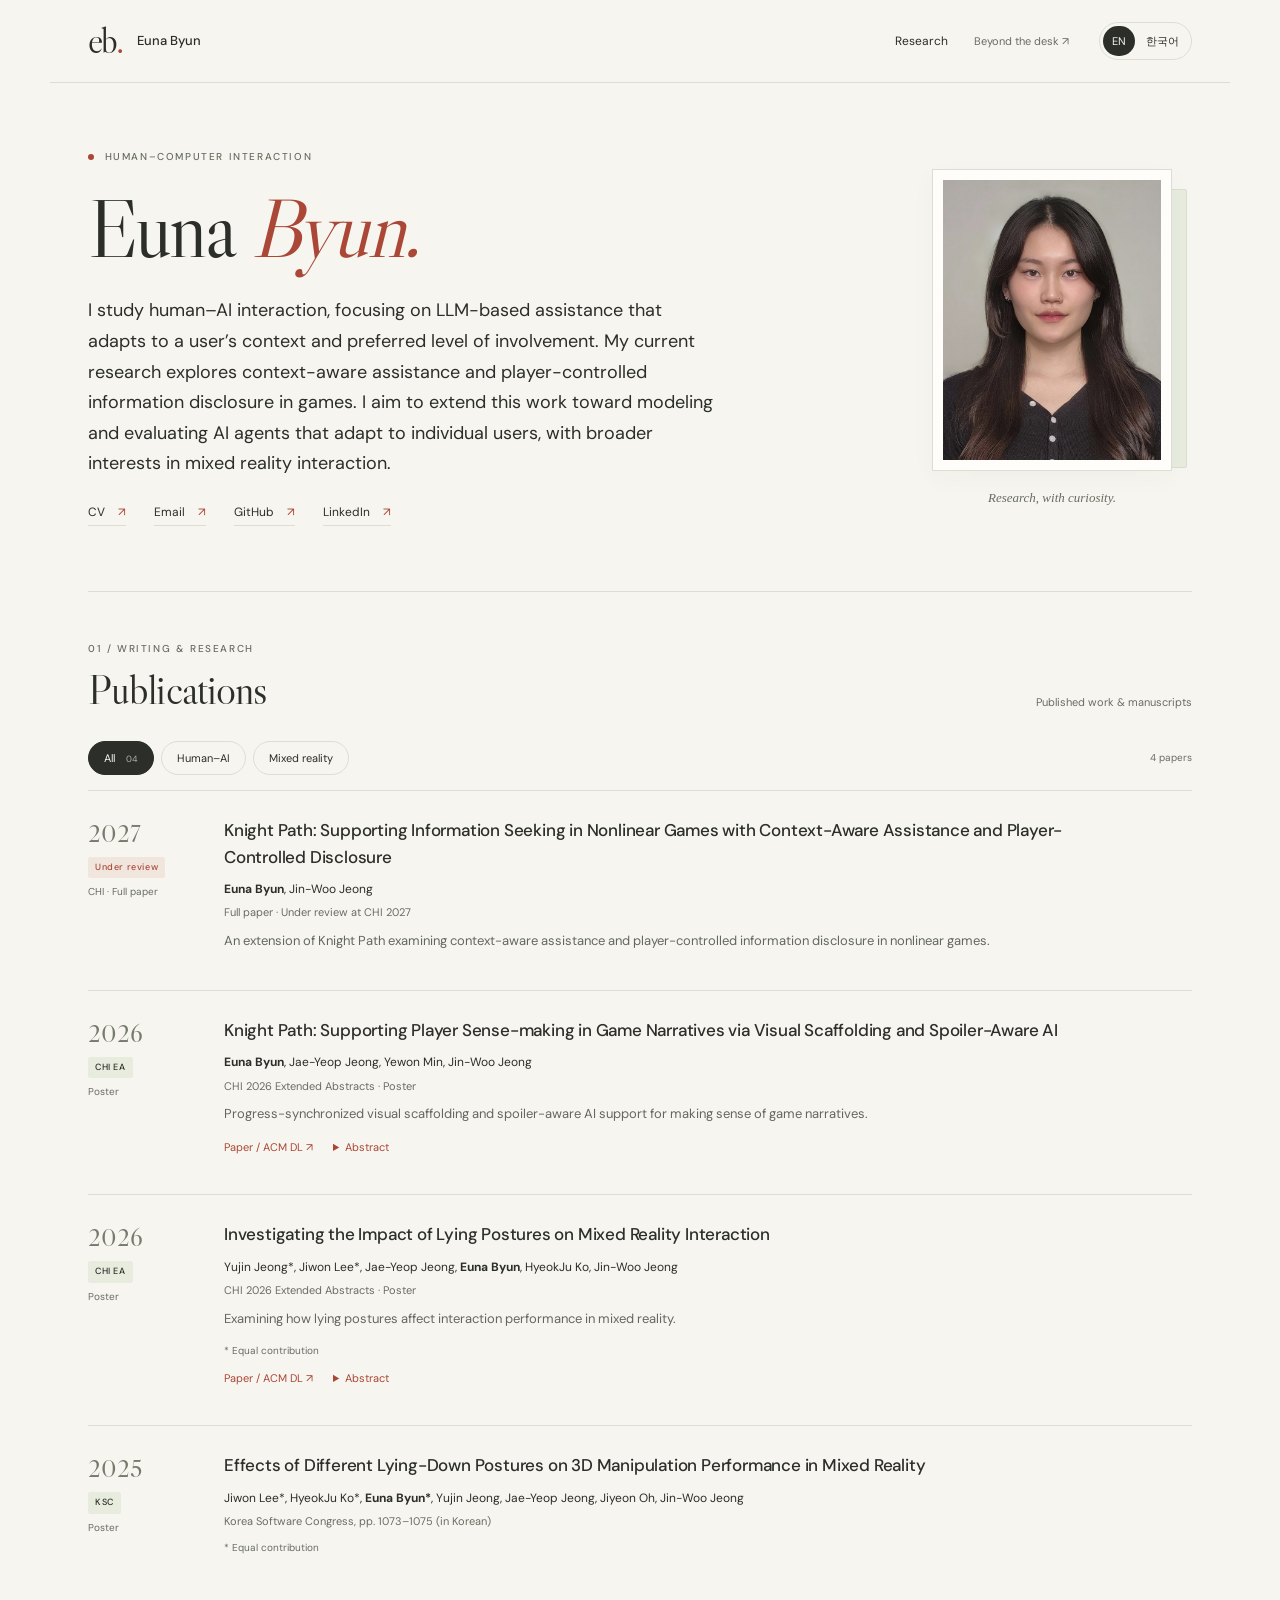
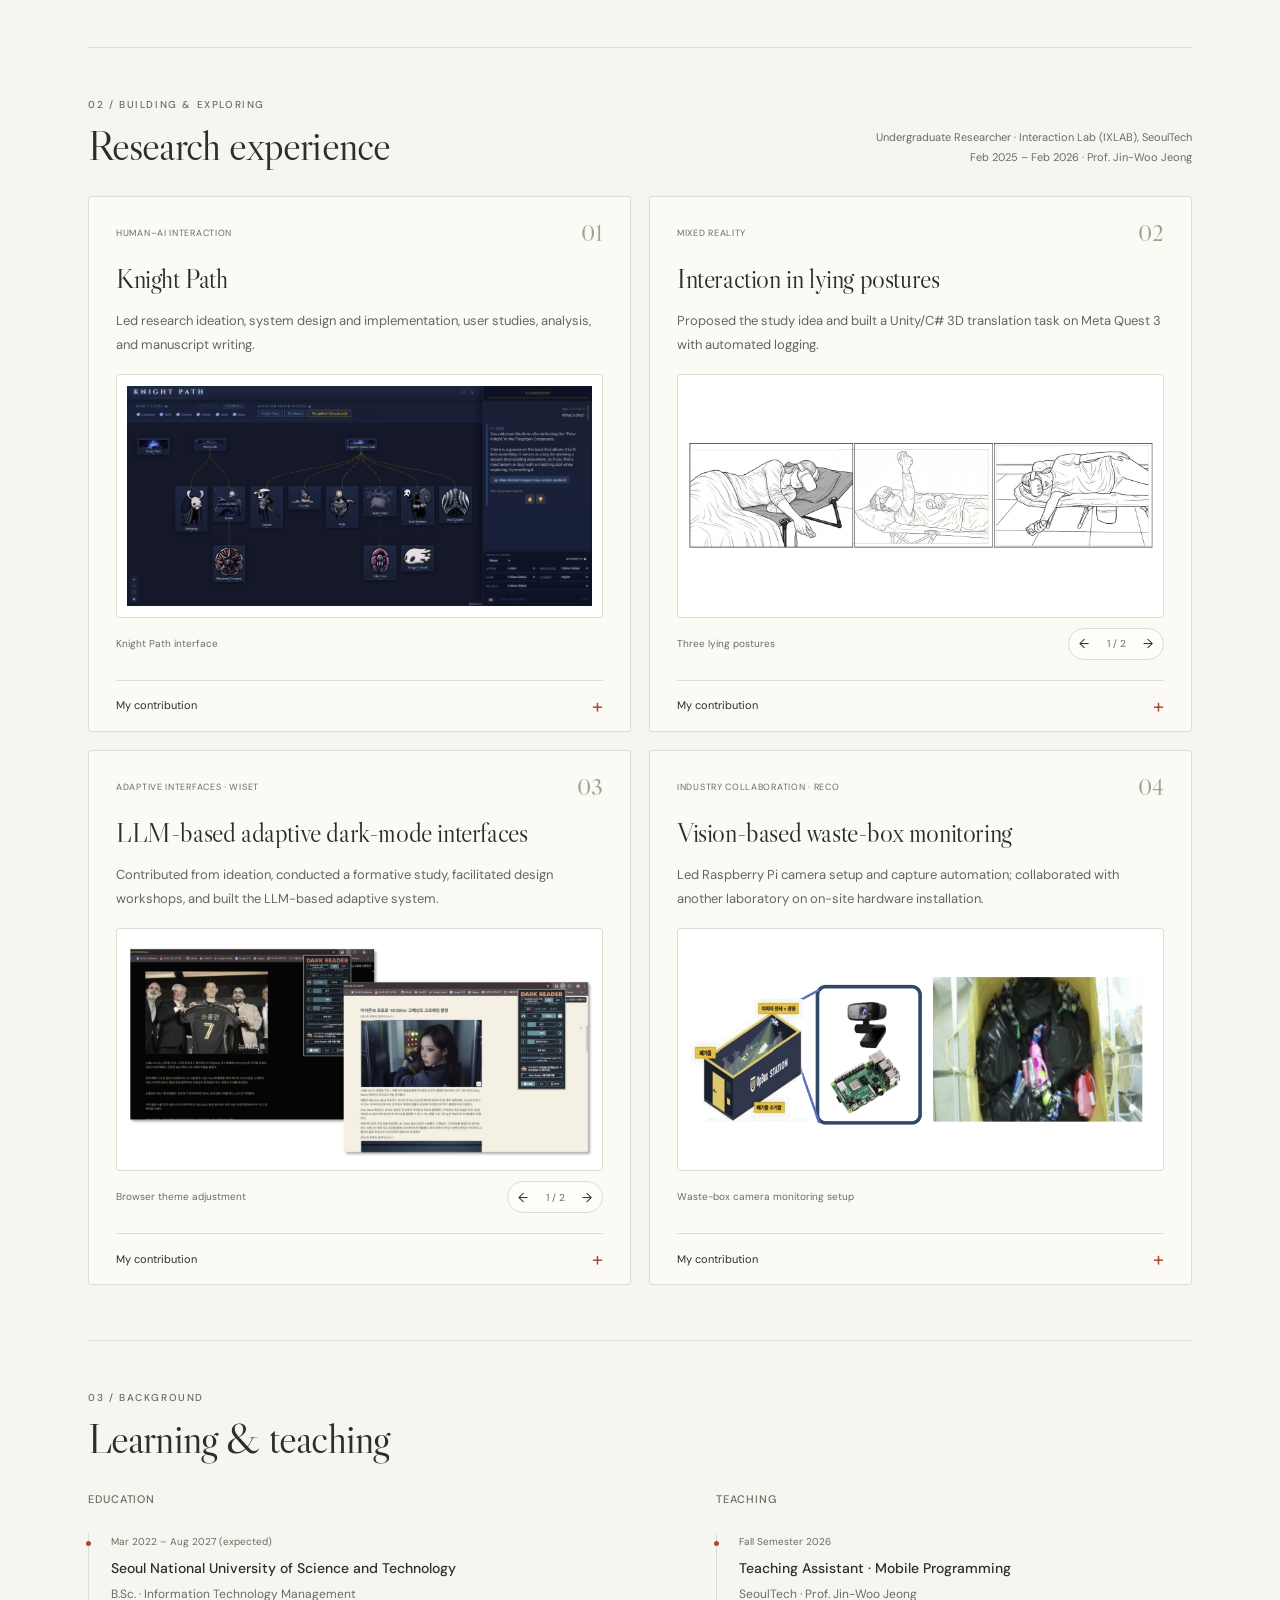
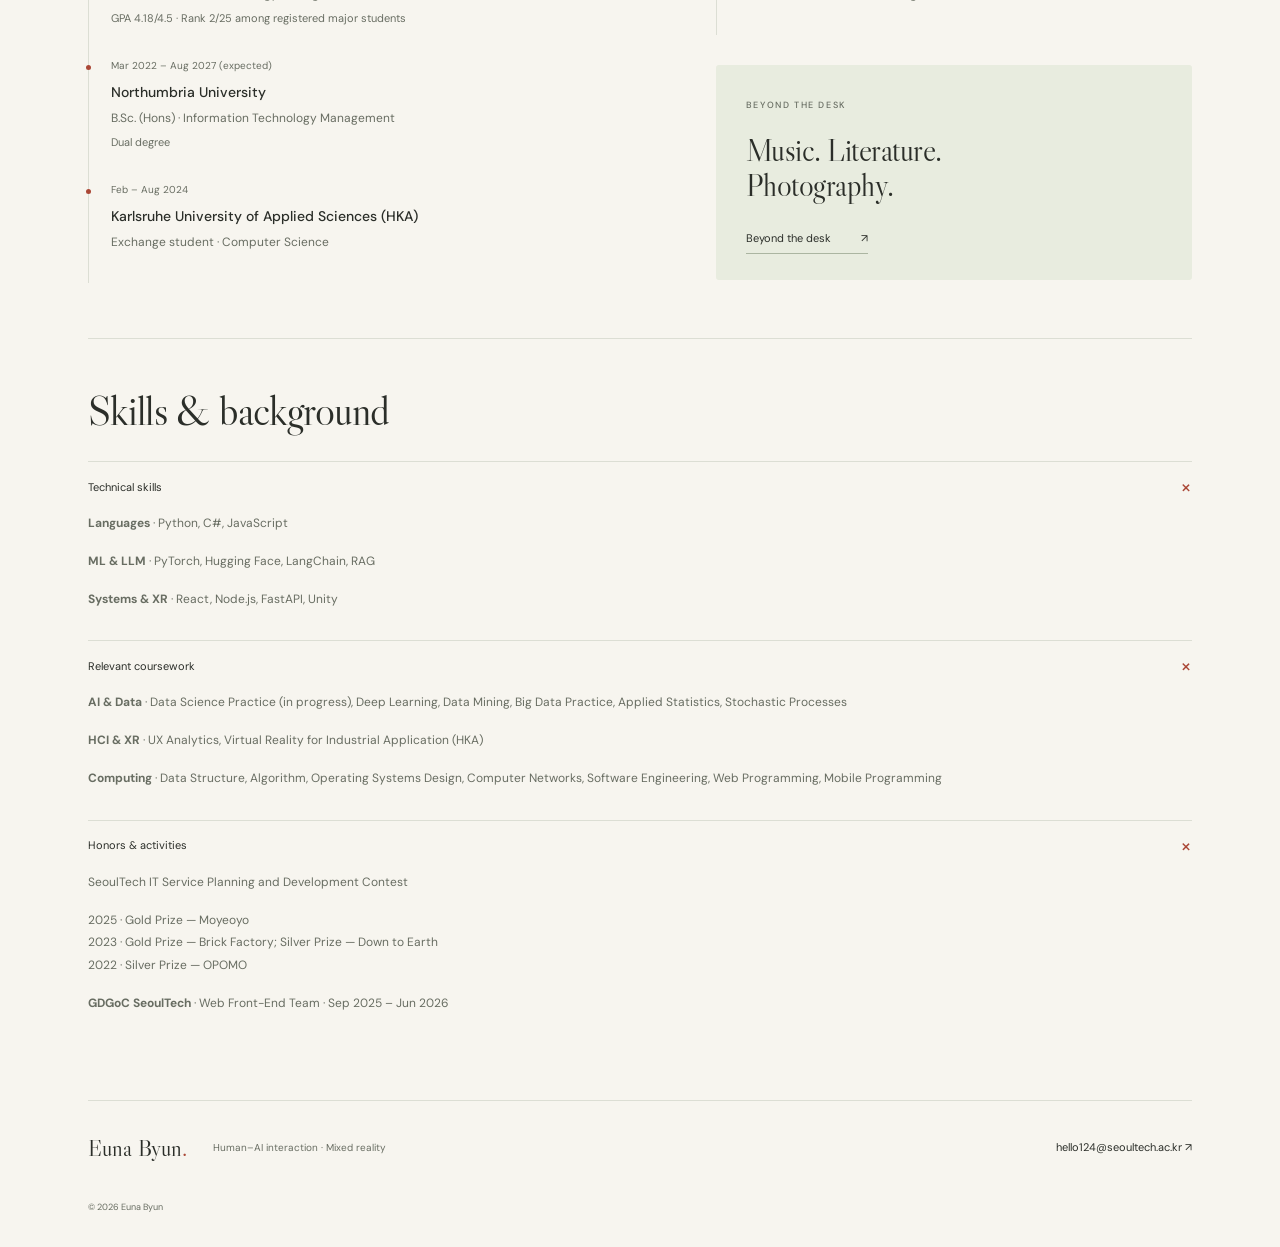
<file: index.html>
<!doctype html><html lang="en"><head><meta charset="utf-8"><meta name="viewport" content="width=device-width,initial-scale=1"><title>Euna Byun | Research & Portfolio</title><meta name="description" content="Euna Byun’s research portfolio: human–AI interaction, mixed reality, publications, and interactive systems."><link rel="stylesheet" href="research.css"></head><body><a class="skip" href="#main"><span lang="en">Skip to content</span><span lang="ko">본문으로 건너뛰기</span></a><div class="reading-progress" aria-hidden="true"></div><header><a class="brand" href="index.html"><span class="brand-mark">eb<span>.</span></span><span>Euna Byun</span></a><nav aria-label="Main navigation"><a href="index.html#publications"><span lang="en">Research</span><span lang="ko">연구</span></a><a class="personal-nav" href="personal.html"><span lang="en">Beyond the desk</span><span lang="ko">연구 밖의 나</span> <span class="arrow">↗</span></a></nav><div class="languages" role="group" aria-label="Language"><button data-language="en" aria-pressed="true">EN</button><button data-language="ko" aria-pressed="false">한국어</button></div></header><main id="main"><section class="hero" id="about"><div class="hero-copy"><p class="eyebrow"><span class="tiny-dot"></span> <span lang="en">Human–computer interaction</span><span lang="ko">인간–컴퓨터 상호작용</span></p><h1><span lang="en">Euna <em>Byun.</em></span><span lang="ko">변은아<span class="accent">.</span></span></h1><p class="hero-intro"><span lang="en">I study human–AI interaction, focusing on LLM-based assistance that adapts to a user’s context and preferred level of involvement. My current research explores context-aware assistance and player-controlled information disclosure in games. I aim to extend this work toward modeling and evaluating AI agents that adapt to individual users, with broader interests in mixed reality interaction.</span><span lang="ko">사용자의 맥락과 선호하는 개입 수준에 맞추는 LLM 기반 지원을 중심으로 인간–AI 상호작용을 연구합니다. 현재는 게임에서의 맥락 기반 지원과 플레이어가 통제하는 정보 공개를 탐구하고 있습니다. 이를 개인에게 적응하는 AI 에이전트의 모델링과 평가로 확장하고자 하며, 혼합현실 상호작용에도 관심을 두고 있습니다.</span></p><div class="links"><a href="https://docs.google.com/document/d/10apxZ-0LysYvdw2kMFzKjS67fbBKk2ui86XGeOh1lrc/edit?usp=sharing" target="_blank" rel="noopener" aria-label="CV">CV <span aria-hidden="true">↗</span></a><a href="mailto:hello124@seoultech.ac.kr"><span lang="en">Email</span><span lang="ko">이메일</span> <span>↗</span></a><a href="https://github.com/TPRPT" target="_blank" rel="noopener">GitHub <span>↗</span></a><a href="https://www.linkedin.com/in/pinia124" target="_blank" rel="noopener">LinkedIn <span>↗</span></a></div></div><div class="portrait-wrap"><div class="portrait-paper"><img class="portrait" src="portrait.jpg" width="210" height="280" alt="Euna Byun / 변은아"></div><p class="portrait-caption"><span lang="en">Research, with curiosity.</span><span lang="ko">호기심에서 시작하는 연구.</span></p></div></section><section class="publications-section" id="publications"><div class="section-head"><div><p class="eyebrow">01 / <span lang="en">Writing & research</span><span lang="ko">논문</span></p><h2><span lang="en">Publications</span><span lang="ko">출판 논문</span></h2></div><p class="section-aside"><span lang="en">Published work & manuscripts</span><span lang="ko">게재 논문과 심사 중 원고</span></p></div><div class="filter-bar"><div class="filters" role="group" aria-label="Filter publications"><button class="active" data-filter="all" aria-pressed="true"><span lang="en">All</span><span lang="ko">전체</span> <span>04</span></button><button data-filter="ai" aria-pressed="false"><span lang="en">Human–AI</span><span lang="ko">인간–AI</span></button><button data-filter="xr" aria-pressed="false"><span lang="en">Mixed reality</span><span lang="ko">혼합현실</span></button></div><span class="filter-count" aria-live="polite"><span id="pub-count">4</span> <span lang="en">papers</span><span lang="ko">편</span></span></div><div class="publication-list"><article class="publication" data-category="ai" id="knight-path-2027"><div class="publication-meta"><span class="pub-year">2027</span><span class="status reviewing"><span lang="en">Under review</span><span lang="ko">심사 중</span></span><span class="pub-type">CHI · Full paper</span></div><div class="publication-body"><h3>Knight Path: Supporting Information Seeking in Nonlinear Games with Context-Aware Assistance and Player-Controlled Disclosure</h3><p class="authors"><strong>Euna Byun</strong>, Jin-Woo Jeong</p><p class="pub-venue"><span lang="en">Full paper · Under review at CHI 2027</span><span lang="ko">Full Paper · CHI 2027 심사 중</span></p><p class="description"><span lang="en">An extension of Knight Path examining context-aware assistance and player-controlled information disclosure in nonlinear games.</span><span lang="ko">비선형 게임에서 맥락 기반 지원과 플레이어의 정보 공개 통제를 탐구한 Knight Path 후속 연구.</span></p></div></article><article class="publication" data-category="ai" id="knight-path"><div class="publication-meta"><span class="pub-year">2026</span><span class="status">CHI EA</span><span class="pub-type">Poster</span></div><div class="publication-body"><h3><a href="https://doi.org/10.1145/3772363.3798468" rel="noopener" target="_blank">Knight Path: Supporting Player Sense-making in Game Narratives via Visual Scaffolding and Spoiler-Aware AI</a></h3><p class="authors"><strong>Euna Byun</strong>, Jae-Yeop Jeong, Yewon Min, Jin-Woo Jeong</p><p class="pub-venue">CHI 2026 Extended Abstracts · Poster</p><p class="description"><span lang="en">Progress-synchronized visual scaffolding and spoiler-aware AI support for making sense of game narratives.</span><span lang="ko">게임 진행 상황에 연동되는 시각적 구조화와 스포일러를 고려한 AI 지원을 통해 게임 서사 이해를 돕는 시스템.</span></p><a class="paper-link" href="https://doi.org/10.1145/3772363.3798468" rel="noopener" target="_blank"><span lang="en">Paper / ACM DL ↗</span><span lang="ko">논문 / ACM DL ↗</span></a><details class="abstract"><summary><span lang="en">Abstract</span><span lang="ko">초록 (영문 원문)</span></summary><p>Fragmented narrative delivery in games often causes cognitive gaps, while external resources risk spoilers and information overload. We present Knight Path, an adaptive system integrating structural visual scaffolding with on-demand, spoiler-aware AI guidance. The system combines interactive narrative visualization with a tiered AI assistant synchronized with live gameplay. A user study (N = 18) in a non-linear environment showed significant improvements in search efficiency and contextual clarity while preserving narrative immersion. Knight Path effectively addresses the conflict between seeking assistance and sustaining the joy of discovery by empowering players to manage narrative uncertainty.</p></details></div></article><article class="publication" data-category="xr" id="lying-postures"><div class="publication-meta"><span class="pub-year">2026</span><span class="status">CHI EA</span><span class="pub-type">Poster</span></div><div class="publication-body"><h3><a href="https://doi.org/10.1145/3772363.3798467" rel="noopener" target="_blank">Investigating the Impact of Lying Postures on Mixed Reality Interaction</a></h3><p class="authors">Yujin Jeong*, Jiwon Lee*, Jae-Yeop Jeong, <strong>Euna Byun</strong>, HyeokJu Ko, Jin-Woo Jeong</p><p class="pub-venue">CHI 2026 Extended Abstracts · Poster</p><p class="description"><span lang="en">Examining how lying postures affect interaction performance in mixed reality.</span><span lang="ko">누운 자세가 혼합현실 환경의 상호작용 수행에 미치는 영향을 분석한 연구.</span></p><p class="equal"><span lang="en">* Equal contribution</span><span lang="ko">* 공동 제1저자</span></p><a class="paper-link" href="https://doi.org/10.1145/3772363.3798467" rel="noopener" target="_blank"><span lang="en">Paper / ACM DL ↗</span><span lang="ko">논문 / ACM DL ↗</span></a><details class="abstract"><summary><span lang="en">Abstract</span><span lang="ko">초록 (영문 원문)</span></summary><p>As MR head-mounted displays integrate into daily life, users increasingly interact while reclining, yet how lying positions affect interaction performance and task load remains underexplored. We conducted a user study (N=18) evaluating 3D manipulation and pointing tasks across supine, left-lateral, and right-lateral postures. Results reveal significant differences in performance and comfort across lying positions, demonstrating the necessity of posture-adaptive interfaces for consistent usability in recumbent MR interaction.</p></details></div></article><article class="publication" data-category="xr" id="ksc-2025"><div class="publication-meta"><span class="pub-year">2025</span><span class="status">KSC</span><span class="pub-type">Poster</span></div><div class="publication-body"><h3>Effects of Different Lying-Down Postures on 3D Manipulation Performance in Mixed Reality</h3><p class="authors">Jiwon Lee*, HyeokJu Ko*, <strong>Euna Byun*</strong>, Yujin Jeong, Jae-Yeop Jeong, Jiyeon Oh, Jin-Woo Jeong</p><p class="pub-venue"><span lang="en">Korea Software Congress, pp. 1073–1075 (in Korean)</span><span lang="ko">한국소프트웨어종합학술대회, pp. 1073–1075 (국문)</span></p><p class="equal"><span lang="en">* Equal contribution</span><span lang="ko">* 공동 제1저자</span></p></div></article></div></section><section id="experience"><div class="section-head"><div><p class="eyebrow">02 / <span lang="en">Building & exploring</span><span lang="ko">연구 경험</span></p><h2><span lang="en">Research experience</span><span lang="ko">연구 경험</span></h2></div><p class="section-aside"><span lang="en">Undergraduate Researcher · Interaction Lab (IXLAB), SeoulTech</span><span lang="ko">학부 연구생 · 서울과학기술대학교 Interaction Lab (IXLAB)</span><br><span lang="en">Feb 2025 – Feb 2026</span><span lang="ko">2025.02 – 2026.02</span> · <span lang="en">Prof. Jin-Woo Jeong</span><span lang="ko">정진우 교수</span></p></div><div class="research-grid"><article class="research-card" data-kind="ai"><div class="card-top"><span class="category-label"><span lang="en">Human–AI interaction</span><span lang="ko">인간–AI 상호작용</span></span><span class="card-number">01</span></div><h3><span lang="en">Knight Path</span><span lang="ko">Knight Path</span></h3><p><span lang="en">Led research ideation, system design and implementation, user studies, analysis, and manuscript writing.</span><span lang="ko">연구 기획, 시스템 설계·구현, 사용자 연구, 분석 및 논문 작성을 주도했습니다.</span></p><div class="research-gallery" role="region" aria-label="Research images / 연구 이미지"><figure class="research-figure"><button type="button" data-photo="assets/research/knight-path.png" data-gallery="ai" aria-label="Enlarge image / 이미지 확대"><img src="assets/research/knight-path.png" width="1919" height="909" loading="lazy" alt="Knight Path interface / Knight Path 인터페이스"></button><figcaption><span lang="en">Knight Path interface</span><span lang="ko">Knight Path 인터페이스</span></figcaption></figure></div><details class="contribution"><summary><span lang="en">My contribution</span><span lang="ko">기여 자세히</span><span class="toggle-sign" aria-hidden="true">+</span></summary><div class="detail-content"><p><span lang="en">Built a Hollow Knight support system combining a progress-synchronized narrative mind map, an LLM assistant using game context and screenshots, hybrid wiki retrieval (bge-m3 + BM25) and Gemini, and player-controlled disclosure settings.</span><span lang="ko">Hollow Knight의 진행 상황에 연동되는 서사 마인드맵, 게임 맥락과 스크린샷을 활용하는 LLM 도우미, 하이브리드 위키 검색(bge-m3 + BM25)과 Gemini, 플레이어가 통제하는 정보 공개 설정을 결합했습니다.</span></p><p><span lang="en">Ran a between-subjects study with 52 novice players and evaluations with 6 experienced players and 4 industry professionals. Continued after February 2026 through the CHI 2027 submission.</span><span lang="ko">초보 플레이어 52명을 대상으로 집단 간 연구를 진행하고 숙련 플레이어 6명 및 업계 전문가 4명의 평가를 수행했습니다. 2026년 2월 이후에도 CHI 2027 제출까지 연구를 이어갔습니다.</span></p></div></details></article><article class="research-card" data-kind="xr"><div class="card-top"><span class="category-label"><span lang="en">Mixed reality</span><span lang="ko">혼합현실</span></span><span class="card-number">02</span></div><h3><span lang="en">Interaction in lying postures</span><span lang="ko">누운 자세에서의 상호작용</span></h3><p><span lang="en">Proposed the study idea and built a Unity/C# 3D translation task on Meta Quest 3 with automated logging.</span><span lang="ko">연구 아이디어를 제안하고 Meta Quest 3에서 자동 로깅을 지원하는 Unity/C# 3D 이동 과제를 구현했습니다.</span></p><div class="research-gallery" role="region" aria-label="Research images / 연구 이미지"><figure class="research-figure"><button type="button" data-photo="assets/research/lying-postures.png" data-gallery="xr" aria-label="Enlarge image / 이미지 확대"><img src="assets/research/lying-postures.png" width="1408" height="320" loading="lazy" alt="Three lying postures / 세 가지 누운 자세"></button><figcaption><span lang="en">Three lying postures</span><span lang="ko">세 가지 누운 자세</span></figcaption></figure><figure class="research-figure" hidden><button type="button" data-photo="assets/research/lying-tasks.png" data-gallery="xr" aria-label="Enlarge image / 이미지 확대"><img src="assets/research/lying-tasks.png" width="1406" height="280" loading="lazy" alt="Rotation, translation and pointing tasks / 회전·이동·포인팅 과제"></button><figcaption><span lang="en">Rotation, translation and pointing tasks</span><span lang="ko">회전·이동·포인팅 과제</span></figcaption></figure><div class="research-gallery-controls"><button type="button" class="research-prev" aria-label="Previous image / 이전 이미지">←</button><span class="research-position" aria-live="polite">1 / 2</span><button type="button" class="research-next" aria-label="Next image / 다음 이미지">→</button></div></div><details class="contribution"><summary><span lang="en">My contribution</span><span lang="ko">기여 자세히</span><span class="toggle-sign" aria-hidden="true">+</span></summary><div class="detail-content"><p><span lang="en">Logged task time, hand and head movement, and task success. Ran a within-subjects study with 24 participants comparing supine, left, and right lying postures across rotation, translation, and pointing tasks.</span><span lang="ko">과제 시간, 손과 머리의 움직임, 과제 성공 여부를 기록했습니다. 참가자 24명을 대상으로 바로 눕기·왼쪽·오른쪽 눕기 자세에서 회전·이동·포인팅 과제를 비교하는 집단 내 연구를 수행했습니다.</span></p><p><span lang="en">Analyzed the data and identified posture-specific compensatory movements as cues for posture-aware MR interfaces.</span><span lang="ko">데이터를 분석하고 자세별 보상 움직임을 자세 인식형 MR 인터페이스를 위한 단서로 도출했습니다.</span></p></div></details></article><article class="research-card" data-kind="ui"><div class="card-top"><span class="category-label"><span lang="en">Adaptive interfaces</span><span lang="ko">적응형 인터페이스</span> · WISET</span><span class="card-number">03</span></div><h3><span lang="en">LLM-based adaptive dark-mode interfaces</span><span lang="ko">LLM 기반 적응형 다크모드 인터페이스</span></h3><p><span lang="en">Contributed from ideation, conducted a formative study, facilitated design workshops, and built the LLM-based adaptive system.</span><span lang="ko">아이디어 구상부터 참여해 formative study와 디자인 워크숍을 진행하고 LLM 기반 적응형 시스템을 구현했습니다.</span></p><div class="research-gallery" role="region" aria-label="Research images / 연구 이미지"><figure class="research-figure"><button type="button" data-photo="assets/research/wiset-browser.png" data-gallery="ui" aria-label="Enlarge image / 이미지 확대"><img src="assets/research/wiset-browser.png" width="1298" height="594" loading="lazy" alt="Browser theme adjustment / 브라우저 테마 조정"></button><figcaption><span lang="en">Browser theme adjustment</span><span lang="ko">브라우저 테마 조정</span></figcaption></figure><figure class="research-figure" hidden><button type="button" data-photo="assets/research/wiset-lighting.png" data-gallery="ui" aria-label="Enlarge image / 이미지 확대"><img src="assets/research/wiset-lighting.png" width="1102" height="538" loading="lazy" alt="MR browser under bright and dark lighting / 밝고 어두운 조명에서의 MR 브라우저"></button><figcaption><span lang="en">MR browser under bright and dark lighting</span><span lang="ko">밝고 어두운 조명에서의 MR 브라우저</span></figcaption></figure><div class="research-gallery-controls"><button type="button" class="research-prev" aria-label="Previous image / 이전 이미지">←</button><span class="research-position" aria-live="polite">1 / 2</span><button type="button" class="research-next" aria-label="Next image / 다음 이미지">→</button></div></div><details class="contribution"><summary><span lang="en">My contribution</span><span lang="ko">기여 자세히</span><span class="toggle-sign" aria-hidden="true">+</span></summary><div class="detail-content"><p><span lang="en">Conducted a formative study with 18 participants adjusting brightness, contrast, and dark mode in an MR browser under bright and dark lighting, followed by interviews.</span><span lang="ko">참가자 18명이 밝고 어두운 조명에서 MR 브라우저의 밝기·대비·다크모드를 조정하는 formative study와 후속 인터뷰를 진행했습니다.</span></p><p><span lang="en">Facilitated a two-round Figma workshop with 6 participants, using passthrough MR tutorials built from Meta XR SDK samples.</span><span lang="ko">Meta XR SDK 샘플 기반 패스스루 MR 튜토리얼을 활용해 참가자 6명과 두 차례 Figma 디자인 워크숍을 진행했습니다.</span></p><p><span lang="en">Built a JavaScript web extension for color-theme adjustment, a FastAPI backend, and a Unity MR app on Meta Quest 3 with speech and hand input.</span><span lang="ko">색상 테마 조정을 위한 JavaScript 웹 확장, FastAPI 백엔드, 음성·손 입력을 지원하는 Meta Quest 3용 Unity MR 앱을 구현했습니다.</span></p></div></details></article><article class="research-card" data-kind="industry"><div class="card-top"><span class="category-label"><span lang="en">Industry collaboration</span><span lang="ko">산학 협력</span> · RECO</span><span class="card-number">04</span></div><h3><span lang="en">Vision-based waste-box monitoring</span><span lang="ko">비전 기반 폐기물 수거함 모니터링</span></h3><p><span lang="en">Led Raspberry Pi camera setup and capture automation; collaborated with another laboratory on on-site hardware installation.</span><span lang="ko">Raspberry Pi 카메라 설치와 촬영 자동화를 주도하고 다른 연구실과 현장 하드웨어 설치에 협업했습니다.</span></p><div class="research-gallery" role="region" aria-label="Research images / 연구 이미지"><figure class="research-figure"><button type="button" data-photo="assets/research/reco.png" data-gallery="industry" aria-label="Enlarge image / 이미지 확대"><img src="assets/research/reco.png" width="788" height="274" loading="lazy" alt="Waste-box camera monitoring setup / 폐기물 수거함 카메라 모니터링 구성"></button><figcaption><span lang="en">Waste-box camera monitoring setup</span><span lang="ko">폐기물 수거함 카메라 모니터링 구성</span></figcaption></figure></div><details class="contribution"><summary><span lang="en">My contribution</span><span lang="ko">기여 자세히</span><span class="toggle-sign" aria-hidden="true">+</span></summary><div class="detail-content"><p><span lang="en">Implemented a Python/OpenCV pipeline for motion detection, event-clip extraction, CSV reports, and diagnostic charts.</span><span lang="ko">움직임 감지, 이벤트 클립 추출, CSV 보고서 및 진단 차트를 위한 Python/OpenCV 파이프라인을 구현했습니다.</span></p></div></details></article></div></section><section class="background-section" id="background"><div class="section-head"><div><p class="eyebrow">03 / <span lang="en">Background</span><span lang="ko">학력과 교육 경험</span></p><h2><span lang="en">Learning & teaching</span><span lang="ko">학력과 교육 경험</span></h2></div></div><div class="background-grid"><div><h3 class="column-label"><span lang="en">Education</span><span lang="ko">학력</span></h3><div class="timeline-item"><span class="date"><span lang="en">Mar 2022 – Aug 2027 (expected)</span><span lang="ko">2022.03 – 2027.08 (졸업 예정)</span></span><h4><span lang="en">Seoul National University of Science and Technology</span><span lang="ko">서울과학기술대학교</span></h4><p>B.Sc. · Information Technology Management</p><p class="small">GPA 4.18/4.5 · <span lang="en">Rank 2/25 among registered major students</span><span lang="ko">석차 2/25 (전공 등록 학생 기준)</span></p></div><div class="timeline-item"><span class="date"><span lang="en">Mar 2022 – Aug 2027 (expected)</span><span lang="ko">2022.03 – 2027.08 (졸업 예정)</span></span><h4><span lang="en">Northumbria University</span><span lang="ko">노섬브리아대학교</span></h4><p>B.Sc. (Hons) · Information Technology Management</p><p class="small"><span lang="en">Dual degree</span><span lang="ko">복수학위</span></p></div><div class="timeline-item"><span class="date"><span lang="en">Feb – Aug 2024</span><span lang="ko">2024.02 – 2024.08</span></span><h4><span lang="en">Karlsruhe University of Applied Sciences (HKA)</span><span lang="ko">카를스루에 응용과학대학교 (HKA)</span></h4><p><span lang="en">Exchange student · Computer Science</span><span lang="ko">교환학생 · Computer Science</span></p></div></div><div><h3 class="column-label"><span lang="en">Teaching</span><span lang="ko">교육 경험</span></h3><div class="timeline-item"><span class="date"><span lang="en">Fall Semester 2026</span><span lang="ko">2026학년도 2학기</span></span><h4><span lang="en">Teaching Assistant</span><span lang="ko">조교</span> · Mobile Programming</h4><p><span lang="en">SeoulTech</span><span lang="ko">서울과학기술대학교</span> · <span lang="en">Prof. Jin-Woo Jeong</span><span lang="ko">정진우 교수</span></p></div><div class="beyond-note"><span class="eyebrow"><span lang="en">Beyond the desk</span><span lang="ko">연구 밖에서는</span></span><h3><span lang="en">Music. Literature.<br>Photography.</span><span lang="ko">음악, 문학,<br>그리고 사진.</span></h3><a class="text-link" href="personal.html"><span lang="en">Beyond the desk</span><span lang="ko">연구 밖의 나</span> <span>↗</span></a></div></div></div></section><section id="additional-background"><div class="section-head"><h2><span lang="en">Skills & background</span><span lang="ko">기술 및 활동</span></h2></div><details class="contribution" open><summary><span lang="en">Technical skills</span><span lang="ko">기술</span><span class="toggle-sign" aria-hidden="true">+</span></summary><div class="detail-content"><p><strong><span lang="en">Languages</span><span lang="ko">언어</span></strong> · Python, C#, JavaScript</p><p><strong>ML &amp; LLM</strong> · PyTorch, Hugging Face, LangChain, RAG</p><p><strong>Systems &amp; XR</strong> · React, Node.js, FastAPI, Unity</p></div></details><details class="contribution" open><summary><span lang="en">Relevant coursework</span><span lang="ko">주요 수강 과목</span><span class="toggle-sign" aria-hidden="true">+</span></summary><div class="detail-content"><p><strong>AI &amp; Data</strong> · <span lang="en">Data Science Practice (in progress)</span><span lang="ko">Data Science Practice (수강 중)</span>, Deep Learning, Data Mining, Big Data Practice, Applied Statistics, Stochastic Processes</p><p><strong>HCI &amp; XR</strong> · UX Analytics, Virtual Reality for Industrial Application (HKA)</p><p><strong>Computing</strong> · Data Structure, Algorithm, Operating Systems Design, Computer Networks, Software Engineering, Web Programming, Mobile Programming</p></div></details><details class="contribution" open><summary><span lang="en">Honors & activities</span><span lang="ko">수상 및 활동</span><span class="toggle-sign" aria-hidden="true">+</span></summary><div class="detail-content"><p><span lang="en">SeoulTech IT Service Planning and Development Contest</span><span lang="ko">서울과학기술대학교 IT 서비스 기획 및 개발 경진대회</span></p><p>2025 · <span lang="en">Gold Prize — Moyeoyo</span><span lang="ko">금상 — 모여요</span><br>2023 · <span lang="en">Gold Prize — Brick Factory; Silver Prize — Down to Earth</span><span lang="ko">금상 — Brick Factory; 은상 — Down to Earth</span><br>2022 · <span lang="en">Silver Prize — OPOMO</span><span lang="ko">은상 — OPOMO</span></p><p><strong>GDGoC SeoulTech</strong> · <span lang="en">Web Front-End Team · Sep 2025 – Jun 2026</span><span lang="ko">웹 프론트엔드 팀 · 2025.09 – 2026.06</span></p></div></details></section><footer><a class="footer-name" href="index.html">Euna Byun<span>.</span></a><p><span lang="en">Human–AI interaction · Mixed reality</span><span lang="ko">인간–AI 상호작용 · 혼합현실</span></p><a href="mailto:hello124@seoultech.ac.kr">hello124@seoultech.ac.kr ↗</a><span class="copyright">© 2026 Euna Byun</span></footer></main><dialog id="photo-dialog" aria-label="Research images"><button type="button" class="photo-close" aria-label="Close / 닫기">×</button><img alt=""><p class="photo-caption"></p><div class="photo-controls"><button type="button" class="photo-prev" aria-label="Previous / 이전">←</button><span id="photo-position" aria-live="polite"></span><button type="button" class="photo-next" aria-label="Next / 다음">→</button></div></dialog><script src="script.js"></script></body></html>
</file>
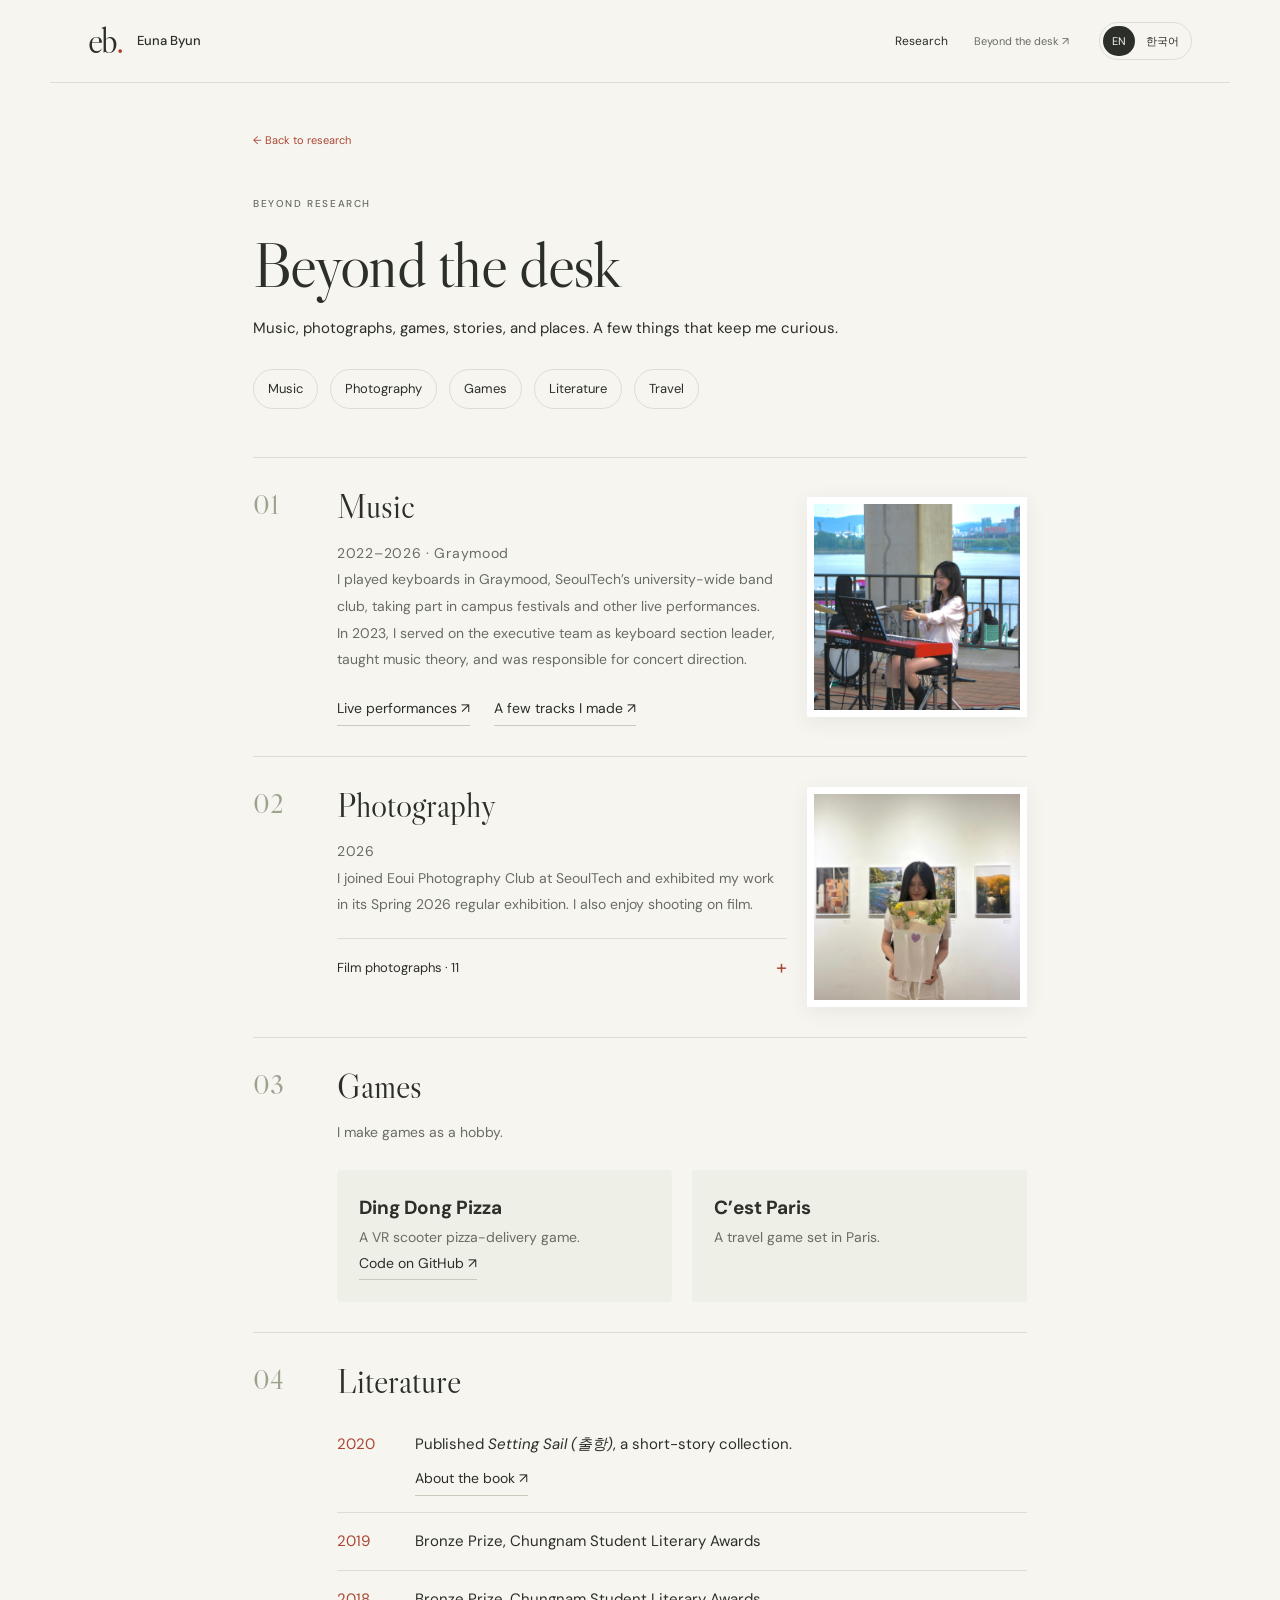
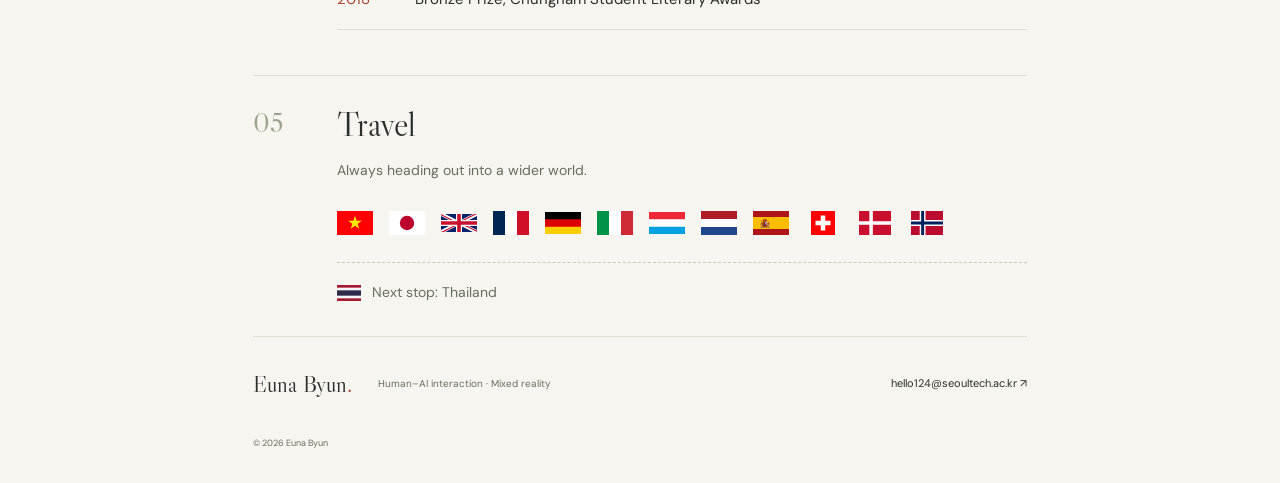
<file: personal.html>
<!DOCTYPE html>
<html lang="en"><head><meta charset="utf-8"/><meta content="width=device-width,initial-scale=1" name="viewport"/><title>Beyond the desk | Euna Byun</title><meta content="Euna Byun studies human–AI interaction, information seeking, and mixed reality. Research and publications." name="description"/><link href="research.css" rel="stylesheet"/></head><body><a class="skip" href="#personal"><span lang="en">Skip to content</span><span lang="ko">본문으로 건너뛰기</span></a><div aria-hidden="true" class="reading-progress"></div><header><a class="brand" href="index.html"><span class="brand-mark">eb<span>.</span></span><span>Euna Byun</span></a><nav aria-label="Main navigation"><a href="index.html#publications"><span lang="en">Research</span><span lang="ko">연구</span></a><a class="personal-nav" href="personal.html"><span lang="en">Beyond the desk</span><span lang="ko">연구 밖의 나</span> <span class="arrow">↗</span></a></nav><div aria-label="Language" class="languages" role="group"><button aria-pressed="true" data-language="en">EN</button><button aria-pressed="false" data-language="ko">한국어</button></div></header>
<main class="personal-page" id="personal"><a class="back-link" href="index.html"><span lang="en">← Back to research</span><span lang="ko">← 연구 소개로</span></a><p class="eyebrow"><span lang="en">Beyond research</span><span lang="ko">연구 밖의 이야기</span></p><h1><span lang="en">Beyond the desk</span><span lang="ko">연구 밖의 나</span></h1><p><span lang="en">Music, photographs, games, stories, and places. A few things that keep me curious.</span><span lang="ko">음악과 사진, 게임과 이야기, 그리고 여행. 연구 밖에서 나의 호기심이 향하는 곳들입니다.</span></p><div class="interest-jumps"><a href="#music"><span lang="en">Music</span><span lang="ko">음악</span></a><a href="#photography"><span lang="en">Photography</span><span lang="ko">사진</span></a><a href="#games"><span lang="en">Games</span><span lang="ko">게임</span></a><a href="#literature"><span lang="en">Literature</span><span lang="ko">문학</span></a><a href="#travel"><span lang="en">Travel</span><span lang="ko">여행</span></a></div><section class="interest photo-interest" id="music"><span class="interest-number">01</span><div><h2><span lang="en">Music</span><span lang="ko">음악</span></h2><p class="interest-date">2022–2026 · <span lang="en">Graymood</span><span lang="ko">그레이무드</span></p><p><span lang="en">I played keyboards in Graymood, SeoulTech’s university-wide band club, taking part in campus festivals and other live performances.</span><span lang="ko">서울과학기술대학교 중앙 밴드 동아리 그레이무드에서 키보드 파트로 활동하며 학교 축제 등 다양한 공연에 참여했습니다.</span></p><p><span lang="en">In 2023, I served on the executive team as keyboard section leader, taught music theory, and was responsible for concert direction.</span><span lang="ko">2023년에는 키보드 파트장으로 임원진을 맡아 화성학 수업을 진행하고 공연 감독부를 담당했습니다.</span></p><div class="interest-links"><a class="interest-link" href="https://youtube.com/playlist?list=PLIJFQ7l4YhR_39dsod716gtRx3qSEJ1hB" target="_blank" rel="noopener"><span lang="en">Live performances</span><span lang="ko">공연영상 모음</span> ↗</a><a class="interest-link" href="https://on.soundcloud.com/s4mWB8GblSfs7whymC" target="_blank" rel="noopener"><span lang="en">A few tracks I made</span><span lang="ko">가볍게 작업한 곡들</span> ↗</a></div></div><figure class="interest-portrait"><img src="profile2.jpg" alt="Euna playing keyboards at a live performance" loading="lazy"></figure></section><section class="interest photo-interest" id="photography"><span class="interest-number">02</span><div><h2><span lang="en">Photography</span><span lang="ko">사진</span></h2><p class="interest-date">2026</p><p><span lang="en">I joined Eoui Photography Club at SeoulTech and exhibited my work in its Spring 2026 regular exhibition. I also enjoy shooting on film.</span><span lang="ko">서울과학기술대학교 중앙동아리 어의사진반에서 활동하며 2026년 1학기 정기사진전에 출품했습니다. 필름카메라로 사진을 찍는 것도 좋아합니다.</span></p></div><figure class="interest-portrait"><img src="profile1.jpg?v=2" alt="Euna at the photography exhibition" loading="lazy"></figure><details class="gallery-disclosure"><summary><span lang="en">Film photographs · 11</span><span lang="ko">필름 사진 · 11장</span><span class="toggle-sign" aria-hidden="true">+</span></summary><div class="film-gallery" aria-label="Film photography"><button class="film-photo" data-photo="assets/film/000001.webp" aria-label="View film photograph 1"><img src="assets/film/000001.webp" alt="Film photograph 1" loading="lazy" width="2048" height="1372"><span>01</span></button><button class="film-photo" data-photo="assets/film/000007.webp" aria-label="View film photograph 2"><img src="assets/film/000007.webp" alt="Film photograph 2" loading="lazy" width="2048" height="1372"><span>02</span></button><button class="film-photo" data-photo="assets/film/000008.webp" aria-label="View film photograph 3"><img src="assets/film/000008.webp" alt="Film photograph 3" loading="lazy" width="2048" height="1372"><span>03</span></button><button class="film-photo" data-photo="assets/film/000011.webp" aria-label="View film photograph 4"><img src="assets/film/000011.webp" alt="Film photograph 4" loading="lazy" width="2048" height="1372"><span>04</span></button><button class="film-photo" data-photo="assets/film/000013.webp" aria-label="View film photograph 5"><img src="assets/film/000013.webp" alt="Film photograph 5" loading="lazy" width="2048" height="1372"><span>05</span></button><button class="film-photo" data-photo="assets/film/000014.webp" aria-label="View film photograph 6"><img src="assets/film/000014.webp" alt="Film photograph 6" loading="lazy" width="2048" height="1372"><span>06</span></button><button class="film-photo" data-photo="assets/film/000016.webp" aria-label="View film photograph 7"><img src="assets/film/000016.webp" alt="Film photograph 7" loading="lazy" width="2048" height="1372"><span>07</span></button><button class="film-photo" data-photo="assets/film/000017.webp" aria-label="View film photograph 8"><img src="assets/film/000017.webp" alt="Film photograph 8" loading="lazy" width="2048" height="1372"><span>08</span></button><button class="film-photo" data-photo="assets/film/000019.webp" aria-label="View film photograph 9"><img src="assets/film/000019.webp" alt="Film photograph 9" loading="lazy" width="2048" height="1372"><span>09</span></button><button class="film-photo" data-photo="assets/film/000020.webp" aria-label="View film photograph 10"><img src="assets/film/000020.webp" alt="Film photograph 10" loading="lazy" width="2048" height="1372"><span>10</span></button><button class="film-photo" data-photo="assets/film/000024.webp" aria-label="View film photograph 11"><img src="assets/film/000024.webp" alt="Film photograph 11" loading="lazy" width="2048" height="1372"><span>11</span></button></div></details></section><section class="interest" id="games"><span class="interest-number">03</span><div><h2><span lang="en">Games</span><span lang="ko">게임</span></h2><p><span lang="en">I make games as a hobby.</span><span lang="ko">취미로 게임을 개발합니다.</span></p><div class="game-list"><article><h3>Ding Dong Pizza</h3><p><span lang="en">A VR scooter pizza-delivery game.</span><span lang="ko">VR 스쿠터 피자 배달 게임.</span></p><a class="interest-link" href="https://github.com/TPRPT/VR_Lab" target="_blank" rel="noopener"><span lang="en">Code on GitHub</span><span lang="ko">GitHub 코드</span> ↗</a></article><article><h3>C’est Paris</h3><p><span lang="en">A travel game set in Paris.</span><span lang="ko">파리 여행 게임.</span></p></article></div></div></section><section class="interest" id="literature"><span class="interest-number">04</span><div><h2><span lang="en">Literature</span><span lang="ko">문학</span></h2><ul class="writing-list"><li><time>2020</time><div><span lang="en">Published <em>Setting Sail (출항)</em>, a short-story collection.</span><span lang="ko">단편소설집 <em>『출항』</em> 출판</span><br><a class="interest-link" href="https://search.shopping.naver.com/book/catalog/32466714937" target="_blank" rel="noopener"><span lang="en">About the book</span><span lang="ko">책 소개</span> ↗</a></div></li><li><time>2019</time><div><span lang="en">Bronze Prize, Chungnam Student Literary Awards</span><span lang="ko">충남학생문학상 동상</span></div></li><li><time>2018</time><div><span lang="en">Bronze Prize, Chungnam Student Literary Awards</span><span lang="ko">충남학생문학상 동상</span></div></li></ul></div></section><section class="interest" id="travel"><span class="interest-number">05</span><div><h2><span lang="en">Travel</span><span lang="ko">여행</span></h2><p><span lang="en">Always heading out into a wider world.</span><span lang="ko">늘 더 넓은 세상으로 나아갑니다.</span></p><ol class="countries"><li><img class="flag" src="assets/flags/vn.svg" alt="Vietnam / 베트남" title="Vietnam / 베트남" width="36" height="24"></li><li><img class="flag" src="assets/flags/jp.svg" alt="Japan / 일본" title="Japan / 일본" width="36" height="24"></li><li><img class="flag" src="assets/flags/gb.svg" alt="United Kingdom / 영국" title="United Kingdom / 영국" width="36" height="24"></li><li><img class="flag" src="assets/flags/fr.svg" alt="France / 프랑스" title="France / 프랑스" width="36" height="24"></li><li><img class="flag" src="assets/flags/de.svg" alt="Germany / 독일" title="Germany / 독일" width="36" height="24"></li><li><img class="flag" src="assets/flags/it.svg" alt="Italy / 이탈리아" title="Italy / 이탈리아" width="36" height="24"></li><li><img class="flag" src="assets/flags/lu.svg" alt="Luxembourg / 룩셈부르크" title="Luxembourg / 룩셈부르크" width="36" height="24"></li><li><img class="flag" src="assets/flags/nl.svg" alt="Netherlands / 네덜란드" title="Netherlands / 네덜란드" width="36" height="24"></li><li><img class="flag" src="assets/flags/es.svg" alt="Spain / 스페인" title="Spain / 스페인" width="36" height="24"></li><li><img class="flag" src="assets/flags/ch.svg" alt="Switzerland / 스위스" title="Switzerland / 스위스" width="36" height="24"></li><li><img class="flag" src="assets/flags/dk.svg" alt="Denmark / 덴마크" title="Denmark / 덴마크" width="36" height="24"></li><li><img class="flag" src="assets/flags/no.svg" alt="Norway / 노르웨이" title="Norway / 노르웨이" width="36" height="24"></li></ol><p class="next-stop"><img class="flag next-flag" src="assets/flags/th.svg" alt="Thailand / 태국" width="24" height="16"> <span lang="en">Next stop: Thailand</span><span lang="ko">다음 여행: 태국</span></p></div></section><footer><a class="footer-name" href="index.html">Euna Byun<span>.</span></a><p><span lang="en">Human–AI interaction · Mixed reality</span><span lang="ko">인간–AI 상호작용 · 혼합현실</span></p><a href="mailto:hello124@seoultech.ac.kr">hello124@seoultech.ac.kr ↗</a><span class="copyright">© 2026 Euna Byun</span></footer></main><script src="script.js" defer></script><dialog id="photo-dialog" aria-label="Film photograph"><button class="photo-close" aria-label="Close">×</button><img alt=""><div class="photo-controls"><button class="photo-prev" aria-label="Previous photograph">←</button><span id="photo-position" aria-live="polite"></span><button class="photo-next" aria-label="Next photograph">→</button></div></dialog></body></html>
</file>
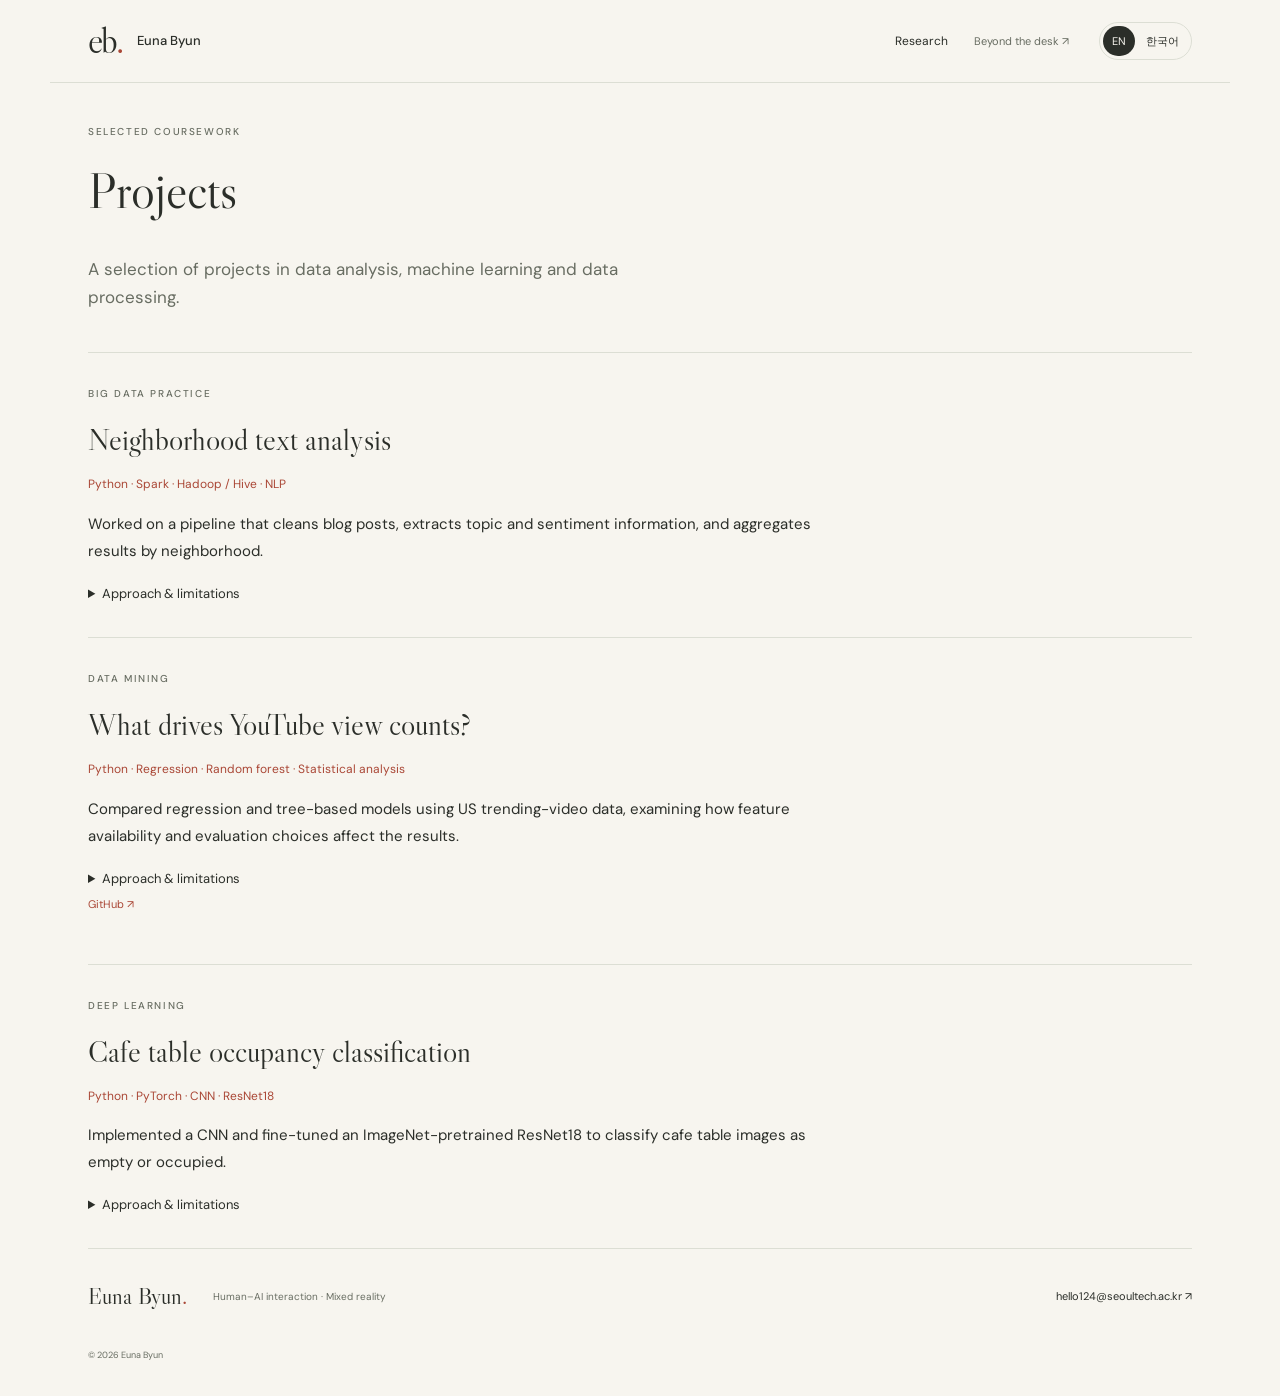
<file: projects.html>
<!doctype html><html lang="en"><head><meta charset="utf-8"><meta name="viewport" content="width=device-width,initial-scale=1"><title>Euna Byun | Projects</title><meta name="description" content="Euna Byun’s research portfolio: human–AI interaction, mixed reality, publications, and interactive systems."><link rel="stylesheet" href="research.css"></head><body><a class="skip" href="#main"><span lang="en">Skip to content</span><span lang="ko">본문으로 건너뛰기</span></a><div class="reading-progress" aria-hidden="true"></div><header><a class="brand" href="index.html"><span class="brand-mark">eb<span>.</span></span><span>Euna Byun</span></a><nav aria-label="Main navigation"><a href="index.html#publications"><span lang="en">Research</span><span lang="ko">연구</span></a><a class="personal-nav" href="personal.html"><span lang="en">Beyond the desk</span><span lang="ko">연구 밖의 나</span> <span class="arrow">↗</span></a></nav><div class="languages" role="group" aria-label="Language"><button data-language="en" aria-pressed="true">EN</button><button data-language="ko" aria-pressed="false">한국어</button></div></header><main id="main" class="projects-page"><p class="eyebrow"><span lang="en">Selected coursework</span><span lang="ko">수업 프로젝트</span></p><h1><span lang="en">Projects</span><span lang="ko">프로젝트</span></h1><p class="personal-intro"><span lang="en">A selection of projects in data analysis, machine learning and data processing.</span><span lang="ko">데이터 분석, 머신러닝, 데이터 처리 수업에서 진행한 프로젝트입니다.</span></p><article class="course-project"><p class="eyebrow">Big Data Practice</p><h2><span lang="en">Neighborhood text analysis</span><span lang="ko">지역별 텍스트 데이터 분석</span></h2><p class="project-stack">Python · Spark · Hadoop / Hive · NLP</p><p><span lang="en">Worked on a pipeline that cleans blog posts, extracts topic and sentiment information, and aggregates results by neighborhood.</span><span lang="ko">블로그 글을 정제하고 주제·감성 정보를 추출해 지역별로 집계하는 파이프라인 작업에 참여했습니다.</span></p><details><summary><span lang="en">Approach & limitations</span><span lang="ko">접근 방법과 한계</span></summary><p><span lang="en">The workflow separates raw text, processed records and neighborhood-level aggregates. This project gave me practice connecting text processing with a distributed data pipeline.</span><span lang="ko">원문, 처리된 데이터, 지역별 집계 결과를 구분하는 흐름으로 비정형 텍스트 처리와 분산 데이터 파이프라인을 연결했습니다.</span></p></details></article><article class="course-project"><p class="eyebrow">Data Mining</p><h2><span lang="en">What drives YouTube view counts?</span><span lang="ko">YouTube 조회수에 영향을 주는 요인</span></h2><p class="project-stack">Python · Regression · Random forest · Statistical analysis</p><p><span lang="en">Compared regression and tree-based models using US trending-video data, examining how feature availability and evaluation choices affect the results.</span><span lang="ko">미국 트렌딩 영상 데이터로 회귀 모델과 트리 기반 모델을 비교하고, 변수의 이용 가능 시점과 평가 방식이 결과에 미치는 영향을 살펴봤습니다.</span></p><details><summary><span lang="en">Approach & limitations</span><span lang="ko">접근 방법과 한계</span></summary><p><span lang="en">The analysis distinguishes upload-time predictors from later engagement signals and examines random versus temporal evaluation. The dataset covers trending videos, so the findings do not represent all uploaded videos.</span><span lang="ko">업로드 시점 변수와 이후의 반응 지표를 구분하고 무작위 분할과 시간 기준 평가를 검토했습니다. 트렌딩 영상으로 한정된 데이터이므로 전체 업로드 영상으로 결과를 일반화하기 어렵습니다.</span></p></details><p><a class="paper-link" href="https://github.com/ehdgus4173/DM_Final-Project" target="_blank" rel="noopener">GitHub ↗</a></p></article><article class="course-project"><p class="eyebrow">Deep Learning</p><h2><span lang="en">Cafe table occupancy classification</span><span lang="ko">카페 테이블 사용 여부 분류</span></h2><p class="project-stack">Python · PyTorch · CNN · ResNet18</p><p><span lang="en">Implemented a CNN and fine-tuned an ImageNet-pretrained ResNet18 to classify cafe table images as empty or occupied.</span><span lang="ko">카페 테이블 이미지의 빈자리 여부를 분류하는 CNN을 구현하고 ImageNet 사전학습 ResNet18을 fine-tuning했습니다.</span></p><details><summary><span lang="en">Approach & limitations</span><span lang="ko">접근 방법과 한계</span></summary><p><span lang="en">The dataset contains 230 images, with 158 for training, 35 for validation and 37 for testing. I compared learning curves and classification errors. The small test set limits conclusions about performance in new cafes.</span><span lang="ko">230장의 이미지를 학습 158장, 검증 35장, 테스트 37장으로 나눠 학습 곡선과 분류 오류를 비교했습니다. 테스트 표본이 작아 새로운 카페에서의 성능은 추가 검증이 필요합니다.</span></p></details></article><footer><a class="footer-name" href="index.html">Euna Byun<span>.</span></a><p><span lang="en">Human–AI interaction · Mixed reality</span><span lang="ko">인간–AI 상호작용 · 혼합현실</span></p><a href="mailto:hello124@seoultech.ac.kr">hello124@seoultech.ac.kr ↗</a><span class="copyright">© 2026 Euna Byun</span></footer></main><script src="script.js"></script></body></html>
</file>
<file: research.css>
@import url('https://fonts.googleapis.com/css2?family=DM+Sans:wght@400;500;600;700&family=Libre+Caslon+Display&display=swap');
:root{--paper:#f7f5ef;--ink:#2b2e29;--muted:#686d62;--red:#aa4736;--line:#dcded4;--green:#e8ecdf;--serif:'Libre Caslon Display',Georgia,serif;--sans:'DM Sans','Noto Sans KR',-apple-system,BlinkMacSystemFont,'Segoe UI',sans-serif}*{box-sizing:border-box}html{scroll-behavior:smooth;scroll-padding-top:100px}body{margin:0;background:var(--paper);color:var(--ink);font:15px/1.7 var(--sans)}html[lang=en] [lang=ko],html[lang=ko] [lang=en]{display:none}[hidden]{display:none!important}button{font:inherit;cursor:pointer;color:inherit}a{color:inherit;text-decoration:none}a,button,summary{-webkit-tap-highlight-color:transparent}a:focus-visible,button:focus-visible,summary:focus-visible{outline:2px solid var(--red);outline-offset:5px}p{margin:0 0 15px}h1,h2,h3,h4{margin-top:0}em{font-weight:400}.skip{position:fixed;top:-60px;z-index:1000;background:var(--paper);padding:12px}.skip:focus{top:4px}.reading-progress{position:fixed;top:0;left:0;z-index:120;height:3px;width:100%;background:var(--red);transform:scaleX(0);transform-origin:left;pointer-events:none}header{max-width:1180px;margin:auto;padding:0 38px;height:83px;position:sticky;top:0;z-index:100;background:rgba(247,245,239,.95);backdrop-filter:blur(12px);border-bottom:1px solid var(--line);display:flex;align-items:center;gap:30px}.brand{display:flex;gap:15px;align-items:center;font-size:13px;font-weight:500;white-space:nowrap}.brand-mark{font:36px/.8 var(--serif);letter-spacing:-2px}.brand-mark span{color:var(--red)}nav{margin-left:auto;display:flex;align-items:center;gap:26px;font-size:12px}nav a{position:relative}nav a:after{content:'';height:1px;background:var(--red);position:absolute;left:0;right:0;bottom:-5px;transform:scaleX(0);transform-origin:left;transition:transform .2s}nav a:hover:after{transform:scaleX(1)}.personal-nav{color:var(--muted);font-size:11px}.arrow{display:inline-block;transition:transform .2s}.personal-nav:hover .arrow{transform:translate(2px,-2px)}.languages{display:flex;border:1px solid var(--line);border-radius:40px;padding:3px;gap:2px}.languages button{border:0;background:transparent;border-radius:30px;font-size:11px;padding:6px 9px;min-height:30px;transition:background .2s,color .2s}.languages button[aria-pressed=true]{background:var(--ink);color:var(--paper)}main{max-width:1180px;margin:auto;padding:0 38px}.hero{display:grid;grid-template-columns:minmax(0,1fr) 250px;gap:90px;align-items:center;padding:65px 20px 65px 0;min-height:485px}.eyebrow{font-size:10px;font-weight:500;letter-spacing:1.6px;text-transform:uppercase;margin:0 0 19px;color:var(--muted)}.tiny-dot{display:inline-block;width:6px;height:6px;background:var(--red);border-radius:50%;margin-right:6px;vertical-align:middle}.hero h1{font:clamp(58px,6.5vw,84px)/1.05 var(--serif);letter-spacing:-2.8px;margin:0 0 24px}.hero h1 em,.accent{color:var(--red)}html[lang=ko] .hero h1{font-size:66px;font-family:var(--sans);font-weight:500}.hero-intro{font-size:18px;line-height:1.7;max-width:625px;margin-bottom:23px}.hero-intro em{font-style:normal;background:linear-gradient(transparent 63%,#e1e7d8 63%)}.links{display:flex;gap:28px;font-size:12px}.links a{border-bottom:1px solid var(--line);padding-bottom:3px;transition:border-color .2s}.links a:hover{border-color:var(--red)}.links a span{color:var(--red);margin-left:10px}.portrait-wrap{position:relative;justify-self:end;width:240px}.portrait-wrap:before{content:'';position:absolute;inset:20px -15px 38px 22px;background:var(--green);border:1px solid #d8dfcf;transform:none;border-radius:2px}.portrait-paper{position:relative;border:1px solid var(--line);padding:10px;background:#fefdf9;transform:none;transition:transform .45s,box-shadow .45s;box-shadow:0 7px 24px #30352208}.portrait-wrap:hover .portrait-paper{transform:none;box-shadow:0 14px 30px #3035220d}.portrait{display:block;width:100%;height:280px;object-fit:cover;object-position:50% 30%;filter:saturate(.85)}.portrait-caption{position:relative;text-align:center;font:italic 13px Georgia,serif;color:var(--muted);margin:19px 0 0}section:not(.hero){border-top:1px solid var(--line);padding:48px 0 55px}.section-head{display:flex;align-items:end;justify-content:space-between;gap:25px;margin-bottom:28px}.section-head .eyebrow{margin-bottom:9px}.section-head h2{font:42px/1.1 var(--serif);letter-spacing:-.9px;margin:0}.section-aside{font-size:11px;text-align:right;color:var(--muted);margin:0;line-height:1.8}.filter-bar{display:flex;justify-content:space-between;align-items:center;margin-bottom:15px;gap:20px}.filters{display:flex;gap:7px}.filters button{border:1px solid var(--line);background:transparent;font-size:11px;padding:7px 15px;border-radius:30px;transition:background .2s,color .2s,border-color .2s}.filters button:hover{border-color:var(--ink)}.filters button.active{background:var(--ink);color:var(--paper);border-color:var(--ink)}.filters button span{font-size:9px;margin-left:8px;opacity:.65}.filter-count{font-size:10px;color:var(--muted)}.publication{display:grid;grid-template-columns:112px minmax(0,1fr);gap:24px;border-top:1px solid var(--line);padding:26px 16px 26px 0;position:relative;transition:background .2s,transform .2s}.publication:hover{background:#eeefe65c;transform:translateX(3px)}.publication-meta{display:flex;align-items:start;flex-direction:column;gap:5px;padding-top:2px}.pub-year{font:25px/1.2 var(--serif);color:#767b6e;margin-bottom:3px}.status{font-size:9px;letter-spacing:.6px;font-weight:500;padding:3px 7px;background:var(--green);border-radius:2px}.status.reviewing{color:var(--red);background:#f0e6de}.pub-type{font-size:10px;color:var(--muted)}.publication h3{font-size:17px;line-height:1.55;font-weight:500;letter-spacing:-.2px;margin:0 0 9px;max-width:850px}.publication h3 a:hover{color:var(--red)}.authors{font-size:12px;line-height:1.7;margin:0 0 4px}.authors strong{font-weight:700}.pub-venue{font-size:11px;color:var(--muted);margin:0 0 8px}.description{font-size:13px;color:#63685e;margin-bottom:12px;max-width:850px}.equal{font-size:10px;color:var(--muted);margin-bottom:10px}.paper-link,.interface-link,.abstract summary{font-size:11px;color:var(--red)}.paper-link:hover{text-decoration:underline;text-underline-offset:4px}.interface-link{background:transparent;border:0;padding:0;margin-left:20px}.interface-link:hover{text-decoration:underline;text-underline-offset:4px}.abstract{display:block;margin:14px 0}.abstract summary{cursor:pointer}.abstract[open]{display:block;margin:14px 0}.abstract p{font-size:13px;color:#5e6359;line-height:1.85;max-width:850px;border-left:2px solid #cbd3c1;padding-left:20px;margin:14px 0 0;animation:unfold .25s ease}.research-grid{display:grid;grid-template-columns:1fr 1fr;gap:18px}.research-card{border:1px solid var(--line);border-radius:3px;background:#fbfaf5;padding:25px 27px 0;position:relative;transition:border-color .25s,transform .25s,box-shadow .25s;overflow:hidden}.research-card:hover{border-color:#b9c1ac;transform:translateY(-3px);box-shadow:0 8px 20px #30352206}.research-card:before{content:'';position:absolute;top:0;left:0;height:2px;width:100%;background:var(--red);transform:scaleX(0);transform-origin:left;transition:transform .35s}.research-card:hover:before{transform:scaleX(1)}.research-card[data-kind=xr]:before{background:#73856a}.research-card[data-kind=ui]:before{background:#877b98}.research-card[data-kind=industry]:before{background:#9d885e}.card-top{display:flex;align-items:center;justify-content:space-between;margin-bottom:18px;gap:15px}.category-label{font-size:9px;text-transform:uppercase;letter-spacing:.7px;color:var(--muted)}.card-number{font:23px/1 var(--serif);color:#9ba28e}.research-card h3{font:27px/1.2 var(--serif);letter-spacing:-.4px;margin:0 0 14px}.research-card>p{font-size:13px;line-height:1.8;color:#62685d;min-height:70px;margin-bottom:18px}.contribution{border-top:1px solid var(--line);padding:15px 0}.contribution summary{list-style:none;display:flex;justify-content:space-between;align-items:center;font-size:11px;cursor:pointer}.contribution summary::-webkit-details-marker{display:none}.toggle-sign{font-size:20px;font-weight:400;line-height:1;color:var(--red);transition:transform .2s}.contribution[open] .toggle-sign{transform:rotate(45deg)}.detail-content{animation:unfold .25s ease;padding-top:15px}.detail-content p{font-size:12px;line-height:1.9;color:var(--muted)}.detail-content a{font-size:11px;color:var(--red)}.background-grid{display:grid;grid-template-columns:1.15fr 1fr;gap:80px}.column-label{font-size:11px;letter-spacing:.9px;text-transform:uppercase;font-weight:500;margin:0 0 25px;color:var(--muted)}.timeline-item{padding:0 0 26px 22px;border-left:1px solid var(--line);position:relative}.timeline-item:before{content:'';position:absolute;width:5px;height:5px;border-radius:50%;background:var(--red);top:8px;left:-3px}.timeline-item .date{font-size:10px;color:var(--muted);display:block;margin-bottom:8px}.timeline-item h4{font-size:14px;font-weight:500;margin:0 0 5px;line-height:1.5}.timeline-item p{font-size:12px;color:var(--muted);margin-bottom:4px}.timeline-item .small{font-size:11px}.beyond-note{margin-top:30px;padding:26px 30px;background:var(--green);border-radius:3px}.beyond-note .eyebrow{font-size:9px}.beyond-note h3{font:31px/1.12 var(--serif);margin:17px 0 22px;letter-spacing:-.5px}.text-link{font-size:11px;display:inline-flex;align-items:center;gap:30px;border-bottom:1px solid #abb5a1;padding-bottom:6px}.text-link:hover{color:var(--red);border-color:var(--red)}footer{padding:33px 0 32px;border-top:1px solid var(--line);display:flex;align-items:center;gap:26px;flex-wrap:wrap}.footer-name{font:23px var(--serif)}.footer-name span{color:var(--red)}footer p{font-size:10px;color:var(--muted);margin:0}footer>a:not(.footer-name){font-size:11px;margin-left:auto}.copyright{flex-basis:100%;font-size:9px;color:var(--muted);margin-top:12px}dialog{max-width:1100px;width:90vw;border:1px solid var(--line);border-radius:6px;padding:22px;background:var(--paper);box-shadow:0 30px 100px #0004}dialog::backdrop{background:#252b25ae;backdrop-filter:blur(5px)}dialog img{display:block;width:100%;height:auto;max-height:70vh;object-fit:contain}dialog p{font-size:11px;color:var(--muted);margin:14px 0 0}.dialog-head{display:flex;justify-content:space-between;align-items:center;gap:20px;margin-bottom:18px}.dialog-head h2{font:24px var(--serif);margin:0}.dialog-close{font-size:26px;background:transparent;border:1px solid var(--line);width:38px;height:38px;border-radius:50%;line-height:1}.dialog-close:hover{background:var(--green)}body.modal-open{overflow:hidden}.personal-page{max-width:850px;padding-top:44px}.back-link{display:inline-block;font-size:11px;color:var(--red);margin-bottom:45px}.personal-page>h1{font:64px/1.05 var(--serif);letter-spacing:-1.7px;margin-bottom:18px}.personal-intro{font-size:17px;color:var(--muted);max-width:600px;margin-bottom:45px}.personal-page section.interest{display:grid;grid-template-columns:64px 1fr;gap:20px;padding:30px 0}.interest-number{font:27px var(--serif);color:#9ba28e}.interest h2{font:34px/1.1 var(--serif);margin:0 0 14px}.interest p{font-size:14px;line-height:1.9;color:var(--muted);margin:0}.personal-page .other-work{padding:35px 0 45px}.other-work h2{font:31px var(--serif);margin-bottom:22px}.project-links a{display:flex;justify-content:space-between;gap:20px;padding:15px 0;border-bottom:1px solid var(--line);font-size:13px;transition:color .2s,transform .2s}.project-links a:hover{color:var(--red);transform:translateX(3px)}.project-links span{font-size:10px;color:var(--muted);white-space:nowrap}.projects-page{padding-top:40px;min-height:75vh}.projects-page h1{font:50px var(--serif)}.repo-row{padding:22px 0;border-top:1px solid var(--line);display:flex;align-items:center;justify-content:space-between;gap:20px}.repo-row h2{font:25px var(--serif);margin:0}.repo-row a{font-size:12px;color:var(--red)}@keyframes unfold{from{opacity:0;transform:translateY(-5px)}to{opacity:1;transform:translateY(0)}}@media(max-width:1000px){.hero{gap:50px;grid-template-columns:minmax(0,1fr) 210px}.portrait-wrap{width:210px}.portrait{height:260px}.hero-intro{font-size:16px}.hero h1{font-size:68px}.background-grid{gap:40px}.research-card{padding:23px 22px 0}}@media(max-width:720px){header{height:72px;padding:0 22px;gap:14px}.brand{gap:9px}.brand>span:last-child{display:none}.brand-mark{font-size:32px}nav{gap:18px;font-size:11px}.personal-nav{font-size:10px}.languages button{font-size:10px;padding:5px 8px}.languages{flex-shrink:0}main{padding:0 22px}.hero{grid-template-columns:minmax(0,1fr) 120px;gap:25px;padding:42px 0;min-height:0}.hero-copy{display:contents}.hero .eyebrow,.hero h1{grid-column:1;margin:0}.hero .eyebrow{font-size:8px;letter-spacing:.8px;align-self:end}.hero h1{font-size:52px;letter-spacing:-1.8px}.portrait-wrap{grid-column:2;grid-row:1/3;width:110px;align-self:center}.portrait-paper{padding:5px}.portrait{height:145px}.portrait-wrap:before{inset:12px -7px 5px 12px}.portrait-caption{display:none}.hero-intro,.hero .links{grid-column:1/-1;margin:0}.hero-intro{font-size:16px;padding-top:6px}.hero .links{margin-top:-4px}html[lang=ko] .hero h1{font-size:43px}.section-head h2{font-size:35px}.section-head .eyebrow{font-size:9px}.section-head{align-items:start;flex-wrap:wrap;gap:12px}.section-aside{text-align:left;font-size:10px}section:not(.hero){padding:35px 0 40px}.filters{gap:5px}.filters button{font-size:10px;padding:6px 11px}.filter-count{font-size:9px}.publication{grid-template-columns:1fr;gap:12px;padding:22px 0}.publication-meta{flex-direction:row;align-items:center;gap:10px;padding:0}.pub-year{font-size:20px;margin:0}.pub-type{font-size:10px}.publication h3{font-size:16px}.authors{font-size:12px}.description{font-size:13px}.interface-link{margin-left:14px}.abstract[open]{margin-left:0}.research-grid,.background-grid{grid-template-columns:1fr;gap:15px}.research-card h3{font-size:28px}.research-card>p{min-height:0}.background-grid{gap:24px}.beyond-note{margin-top:18px}.timeline-item{padding-bottom:23px}.links{gap:23px}.personal-page{padding-top:30px}.personal-page>h1{font-size:49px}.personal-intro{font-size:15px}.personal-page section.interest{grid-template-columns:32px 1fr;gap:15px}.interest h2{font-size:30px}.interest-number{font-size:22px}.project-links a{font-size:12px}.personal-page footer{display:flex}footer{gap:14px}footer p{font-size:9px}footer>a:not(.footer-name){margin-left:0;font-size:11px;flex-basis:100%}.copyright{margin-top:0}dialog{padding:14px;width:95vw}.dialog-head h2{font-size:19px}.dialog-close{width:32px;height:32px;font-size:22px}}@media(max-width:380px){header{padding:0 15px;gap:9px}nav{gap:13px}main{padding:0 18px}.hero{grid-template-columns:1fr 90px;gap:20px}.portrait-wrap{width:90px}.portrait{height:120px}.hero h1{font-size:45px}.hero .eyebrow{font-size:7px}.filters button{padding:6px 9px}.filter-count{display:none}}@media(prefers-reduced-motion:reduce){html{scroll-behavior:auto}*,*:before,*:after{animation:none!important;transition:none!important}}

.interest-jumps{display:flex;gap:12px;flex-wrap:wrap;margin:28px 0 48px}.interest-jumps a{border:1px solid var(--line);border-radius:30px;padding:8px 14px;font-size:13px}.interest-jumps a:hover{background:#e8ecdf}.interest-date{color:#aa4736;font-size:13px;letter-spacing:.05em}.interest-links{display:flex;gap:24px;flex-wrap:wrap;margin-top:24px}.interest-link{display:inline-block;border-bottom:1px solid #c9c9bc;padding-bottom:4px;font-size:14px}.countries{display:grid;grid-template-columns:repeat(3,1fr);gap:12px;list-style:none;padding:16px 0}.countries li{display:flex;align-items:center;gap:10px;font-size:14px}.flag{font-size:27px}.next-stop{border-top:1px dashed #c9c9bc;padding-top:16px;color:#73796a}.game-list{display:grid;grid-template-columns:1fr 1fr;gap:20px;margin-top:24px}.game-list article{padding:22px;background:#eeefe6;border-radius:4px}.game-list h3{margin:0;font-size:19px}.writing-list{list-style:none;padding:0}.writing-list li{display:grid;grid-template-columns:64px 1fr;gap:14px;padding:16px 0;border-bottom:1px solid #dcddd4}.writing-list time{color:#aa4736}.writing-list .interest-link{margin-top:10px}.interest{scroll-margin-top:110px}@media(max-width:560px){.countries{grid-template-columns:repeat(2,1fr)}.game-list{grid-template-columns:1fr}.interest-jumps{gap:8px}.interest-jumps a{padding:7px 11px}}

.countries{display:flex;flex-wrap:wrap;gap:16px;padding:12px 0}.countries li{display:block}.countries .flag{font-size:32px;cursor:default}.photo-interest{grid-template-columns:45px minmax(0,1fr) 220px;align-items:start;gap:24px}.interest-portrait{margin:0;align-self:center}.interest-portrait img{display:block;width:100%;height:auto;border:7px solid white;box-shadow:0 5px 20px #282d2412;transform:none}#photography .interest-portrait img{transform:none}.film-gallery{display:grid;grid-template-columns:repeat(3,minmax(0,1fr));gap:16px;padding:0 0 56px}.film-photo{border:0;background:transparent;padding:0;cursor:zoom-in;text-align:left}.film-photo img{display:block;width:100%;height:auto;transition:transform .2s}.film-photo:hover img{transform:translateY(-4px)}.film-photo span{display:block;margin-top:7px;font-size:11px;color:#777}.film-photo:focus-visible{outline:2px solid #aa4736;outline-offset:5px}#photo-dialog{width:min(1100px,94vw);max-height:94vh;padding:40px 16px 12px;border:0;background:#f7f5ef}#photo-dialog::backdrop{background:#111c}#photo-dialog>img{display:block;max-width:100%;max-height:75vh;margin:auto;object-fit:contain}.photo-close{position:absolute;right:12px;top:7px;border:0;background:transparent;font-size:28px;cursor:pointer}.photo-controls{display:flex;justify-content:center;align-items:center;gap:24px;margin-top:12px}.photo-controls button{border:1px solid #ccc;background:none;padding:6px 18px;cursor:pointer}@media(max-width:720px){.photo-interest{grid-template-columns:30px 1fr}.interest-portrait{grid-column:2;width:min(300px,100%)}.film-gallery{grid-template-columns:repeat(2,minmax(0,1fr));gap:12px}.countries{gap:12px}}
.personal-page .photo-interest{display:grid;grid-template-columns:45px minmax(0,1fr) 220px;gap:24px}.personal-page .photo-interest .interest-portrait{grid-column:3;width:220px}@media(max-width:720px){.personal-page .photo-interest{grid-template-columns:30px minmax(0,1fr)}.personal-page .photo-interest .interest-portrait{grid-column:2;width:min(300px,100%)}}

.gallery-disclosure{margin:0 0 40px;border-top:1px solid var(--line);border-bottom:1px solid var(--line)}.gallery-disclosure>summary{padding:18px 0;display:flex;justify-content:space-between;cursor:pointer;font-size:13px;list-style:none}.gallery-disclosure>summary::-webkit-details-marker{display:none}.gallery-disclosure[open] .toggle-sign{transform:rotate(45deg)}.gallery-disclosure .film-gallery{padding:10px 0 24px}.countries img.flag{display:block;width:36px;height:24px;object-fit:contain}.next-flag{display:inline-block;vertical-align:middle;margin-right:7px;object-fit:contain}

.research-grid{align-items:start}
.photo-interest .gallery-disclosure{min-width:0;margin:0;border-bottom:0}
#photography{grid-template-rows:auto 1fr}
#photography .gallery-disclosure{grid-column:2;grid-row:2}
.photo-interest .gallery-disclosure>summary{padding-bottom:0}
.photo-interest .gallery-disclosure .film-gallery{padding:16px 0 0}
#photography .interest-portrait{grid-row:1/3;align-self:start}
@media(max-width:720px){#photography{grid-template-rows:none}#photography .interest-portrait{grid-row:2}#photography .gallery-disclosure{grid-row:3}}


/* Keep the disclosure control fixed in the layout in both states. */
.abstract p{animation:none;clear:both}
/* The paper link and the abstract toggle share a line; the abstract opens below both. */
.publication-body .paper-link{float:left;margin-right:20px}
.abstract,.abstract[open]{margin:0 0 12px}
/* Language wrappers inside labels keep the label's text style, not its accent span style. */
.links a span[lang]{margin:0;color:inherit}
.filters button span[lang]{margin:0;font-size:inherit;opacity:1}
.research-figure{margin:0 0 20px}.research-figure a{display:block;background:#f0f0e9;border:1px solid var(--line);border-radius:3px;overflow:hidden}.research-figure img{display:block;width:100%;height:200px;object-fit:contain}.research-figure figcaption{margin-top:8px;font-size:10px;line-height:1.6;color:var(--muted)}.research-figure a:focus-visible{outline:2px solid var(--red);outline-offset:4px}@media(max-width:720px){.research-figure img{height:auto;max-height:280px;object-fit:contain}}


.research-gallery{display:grid;grid-template-columns:minmax(0,1fr);gap:12px;margin:0 0 20px}.research-gallery .research-figure{margin:0}.research-figure button{display:block;width:100%;padding:0;border:1px solid var(--line);border-radius:3px;background:#f0f0e9;cursor:zoom-in;overflow:hidden}.research-figure button:focus-visible{outline:2px solid var(--red);outline-offset:4px}.research-gallery img{height:auto;max-height:230px;object-fit:contain}.photo-caption{text-align:center;font-size:12px;color:var(--muted);margin:10px 0 0}#photo-dialog>img{max-height:70vh}.course-project{padding:32px 0;border-top:1px solid var(--line)}.course-project h2{font:30px/1.2 var(--serif);margin:10px 0 16px}.course-project p{max-width:760px;line-height:1.8}.course-project .project-stack{font-size:12px;color:var(--red)}.course-project details{margin-top:18px}.course-project summary{cursor:pointer;font-size:13px}.projects-page .personal-intro{margin:20px 0 40px}@media(max-width:560px){header{height:auto;min-height:80px;flex-wrap:wrap;gap:10px;padding-top:12px;padding-bottom:12px}header nav{order:3;width:100%;justify-content:space-between;gap:8px}header .languages{margin-left:auto}.course-project h2{font-size:25px}}

/* Cards in a row share their tracks, so titles, text and image frames line up. */
.research-grid{row-gap:0;align-items:stretch;margin-bottom:-18px}
.research-card{display:grid;grid-template-columns:minmax(0,1fr);grid-template-rows:subgrid;grid-row:span 5;margin-bottom:18px}
.research-card>p{min-height:0}

/* The same framed 2:1 stage for every image, with one visible slide per card. */
.research-gallery{display:block;position:relative;margin:0 0 20px}
.research-gallery .research-figure[hidden]{display:none}
.research-gallery .research-figure button{position:relative;aspect-ratio:2/1;background:#fff;border:1px solid var(--line);border-radius:3px;box-shadow:none;transition:border-color .2s}
.research-gallery .research-figure button:hover{border-color:#b9c1ac}
.research-gallery .research-figure img{position:absolute;inset:10px;width:calc(100% - 20px);height:calc(100% - 20px);max-height:none;object-fit:contain;background:#fff;border:0;box-shadow:none;animation:slide-in .25s ease}
.research-gallery .research-figure figcaption{display:flex;align-items:center;min-height:32px;margin-top:10px}
.research-gallery:has(.research-gallery-controls) figcaption{padding-right:112px}
.research-gallery-controls{position:absolute;right:0;bottom:0}

/* Slide controls share the pill shape of the language switch. */
.research-gallery-controls,.photo-controls{display:flex;align-items:center;gap:2px;width:max-content;border:1px solid var(--line);border-radius:40px;padding:2px;background:#fefdf9}
.research-gallery-controls button,#photo-dialog .photo-controls button{display:grid;place-items:center;width:26px;height:26px;padding:0;border:0;border-radius:50%;background:transparent;color:var(--ink);font-size:13px;line-height:1;cursor:pointer;transition:background .2s,color .2s}
.research-gallery-controls button:hover,#photo-dialog .photo-controls button:hover{background:var(--green);color:var(--red)}
.research-gallery-controls button:active,#photo-dialog .photo-controls button:active{background:var(--ink);color:var(--paper)}
.research-gallery-controls button:focus-visible,#photo-dialog .photo-controls button:focus-visible{outline:2px solid var(--red);outline-offset:1px}
.research-position,#photo-position{font-size:10px;font-variant-numeric:tabular-nums;color:var(--muted);min-width:34px;text-align:center}
#photo-dialog{background:#fff}
#photo-dialog>img{background:#fff;border:0;box-shadow:none}
#photo-dialog .photo-controls{margin:12px auto 0}
#photo-dialog .photo-close{display:grid;place-items:center;right:10px;top:8px;width:30px;height:30px;padding:0;border-radius:50%;font-size:22px;line-height:1;color:var(--ink);transition:background .2s,color .2s}
#photo-dialog .photo-close:hover{background:var(--green);color:var(--red)}
@keyframes slide-in{from{opacity:0}to{opacity:1}}
@media(max-width:720px){.research-gallery .research-figure figcaption{min-height:38px}.research-gallery:has(.research-gallery-controls) figcaption{padding-right:124px}.research-gallery-controls button,#photo-dialog .photo-controls button{width:32px;height:32px}}


/* Cursor blot: sage ink multiplied under the pointer, with a slowly shifting outline. */
.cursor-blot{position:fixed;left:-13px;top:-13px;z-index:110;width:26px;height:26px;background:#cbd8b6;border-radius:58% 42% 54% 46%/46% 57% 43% 54%;mix-blend-mode:multiply;pointer-events:none;opacity:0;transition:opacity .25s;animation:blot-shift 7s ease-in-out infinite alternate}
.cursor-blot.visible{opacity:1}
@keyframes blot-shift{50%{border-radius:44% 56% 47% 53%/59% 44% 56% 41%}100%{border-radius:53% 47% 62% 38%/42% 61% 39% 58%}}
</file>
